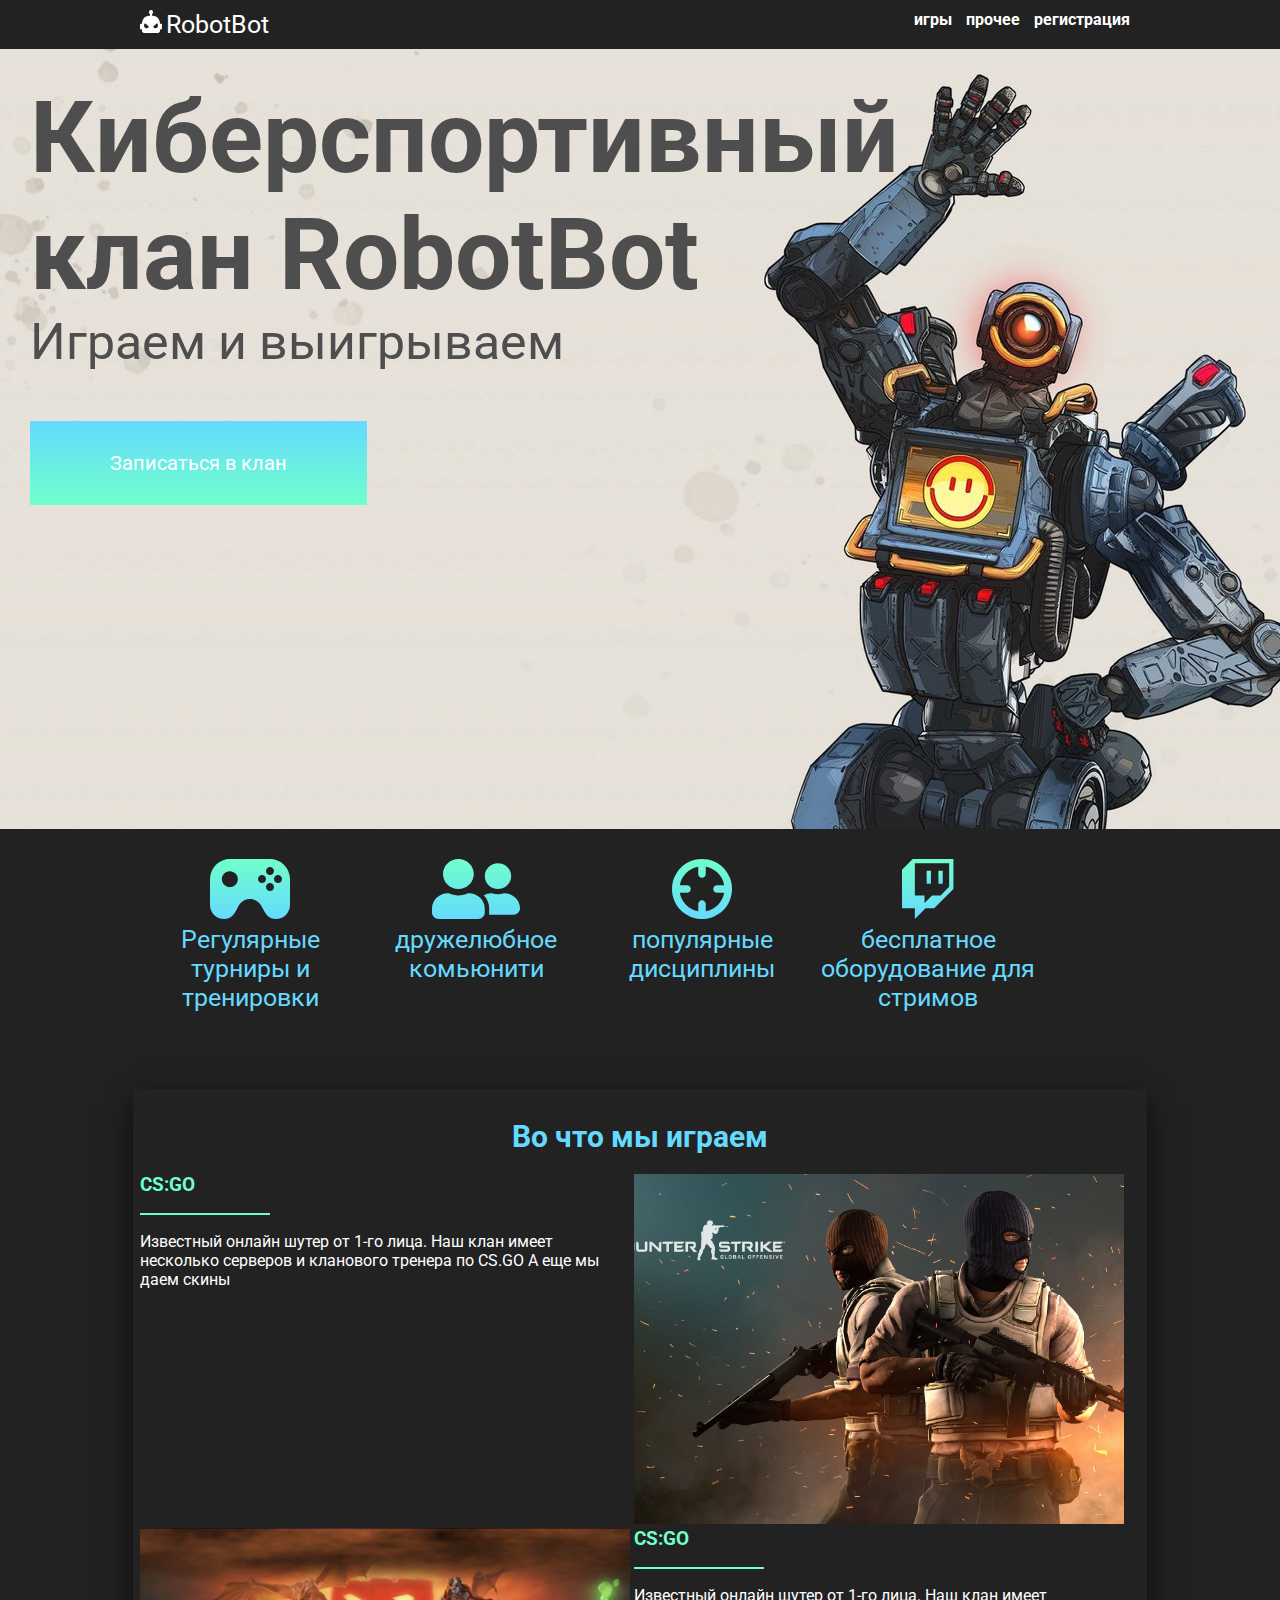
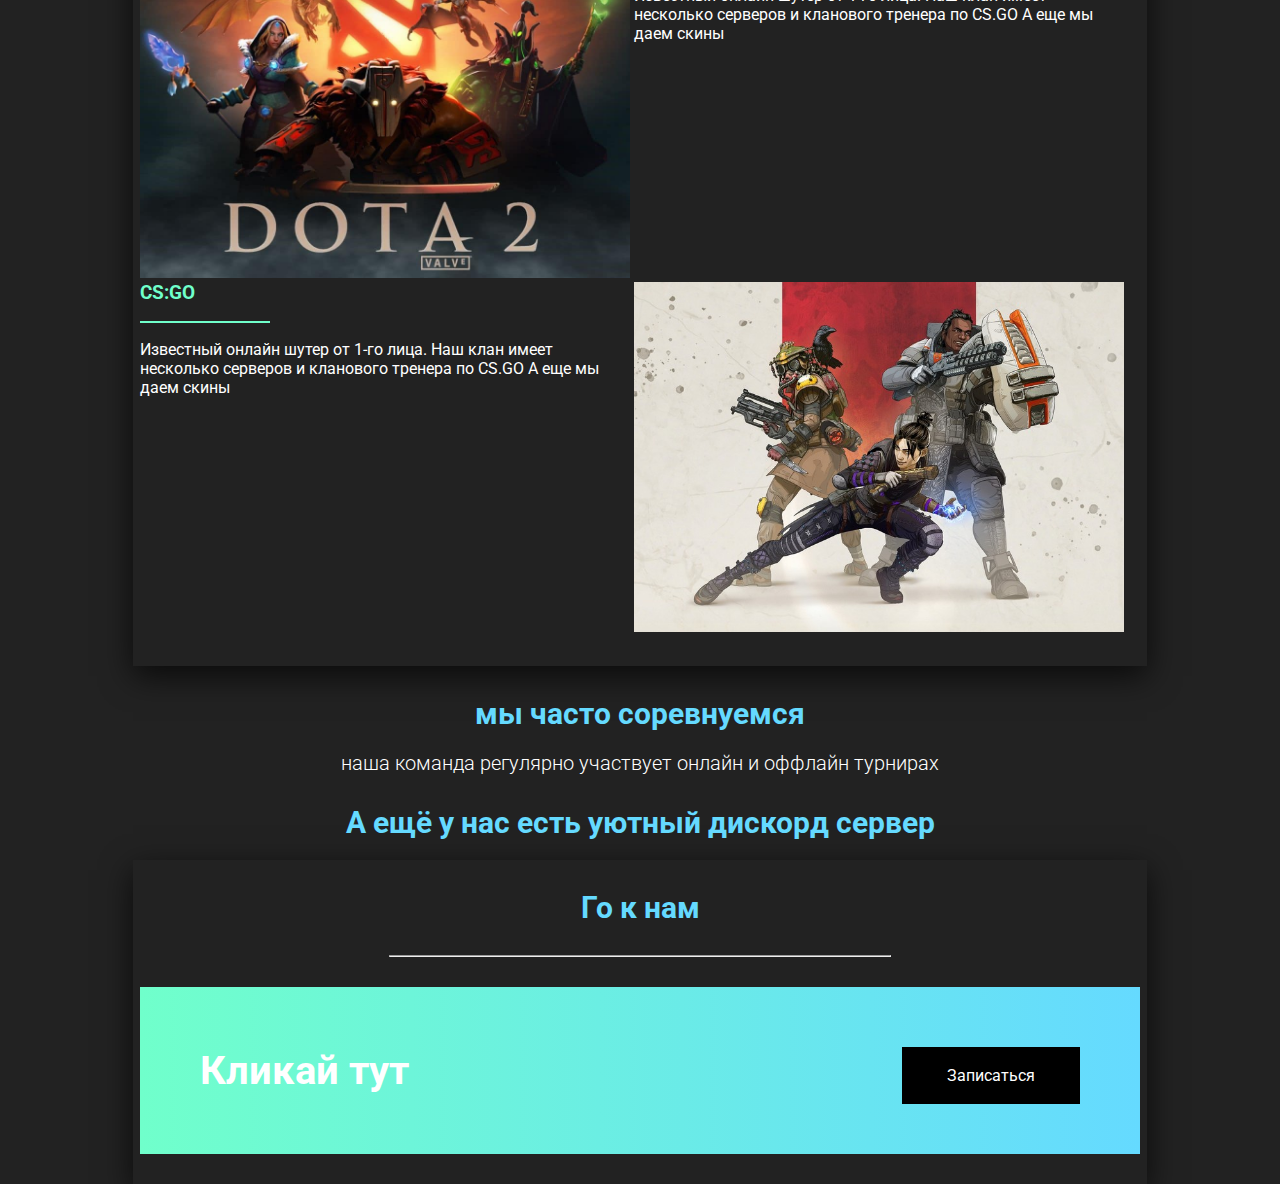
<file: index.html>
<!DOCTYPE html>
<html>
<head>
	<link rel="stylesheet" type="text/css" href="style.css">
   <link rel="stylesheet" type="text/css" href="media.css">
	<title></title>
   <meta charset="utf-8">
</head>
<body>
   <div class="menu">
      <div class="container">
         <img src="img/icons/site_logo.svg">
         <span class="robot">RobotBot</span>
         <div class="navigetion">
            <a href="" class="nav-item">игры</a>
            <a href="" class="nav-item">прочее</a>
            <a href="" class="nav-item">регистрация</a>
         </div>
      </div>
   </div> 
   <div class="header">
      <h1 class="header-title">Киберспортивный клан RobotBot</h1>
      <p class="header-sub-title">Играем и выигрываем</p>
      <a href="#discord" class="header-btn">Записаться в клан</a>
   </div>
   <div class="about">
      <div class="container">
         <div class="about-card">
            <img src="img/icons/joystic.svg">
            <p class="about-card-title">Регулярные турниры и тренировки</p>
         </div>
         <div class="about-card">
            <img src="img/icons/friendly.svg">
            <p class="about-card-title">дружелюбное комьюнити</p>
         </div>
         <div class="about-card">
            <img src="img/icons/scope.svg">
            <p class="about-card-title">популярные дисциплины</p>
         </div>
         <div class="about-card">
            <img src="img/icons/twitch.svg">
            <p class="about-card-title">бесплатное оборудование для стримов</p>
         </div>
      </div>
   </div>
   <div class="games">
      <div class="container games-container">
         <h2 class="section-title">Во что мы играем</h2>
         <div class="game-card">
            <div class="game-content">
               <h3>CS:GO</h3>
               <hr>
               <p>Известный онлайн шутер от 1-го лица. Наш клан имеет несколько серверов и кланового тренера по CS.GO А еще мы даем скины</p>
            </div>
            <div class="game-img game-1"></div>
         </div>
         <div class="game-card">
            <div class="game-img game-2"></div>
            <div class="game-content">
               <h3>CS:GO</h3>
               <hr>
               <p>Известный онлайн шутер от 1-го лица. Наш клан имеет несколько серверов и кланового тренера по CS.GO А еще мы даем скины</p>
            </div>
         </div>
         <div class="game-card">
            <div class="game-content">
               <h3>CS:GO</h3>
               <hr>
               <p>Известный онлайн шутер от 1-го лица. Наш клан имеет несколько серверов и кланового тренера по CS.GO А еще мы даем скины</p>
            </div>
            <div class="game-img game-3"></div>
         </div>
      </div>
   </div>
   <div class="play">
      <div class="container">
         <h2 class="section-title">мы часто соревнуемся</h2>
         <p class="section-text">наша команда регулярно участвует онлайн и оффлайн турнирах</p>
      </div>
   </div> 
   <div class="discord" id="discord">
      <h2 class="section-title">А ещё у нас есть уютный дискорд сервер</h2>
      <div class="games-container container">
         <h3>Го к нам</h3>
         <hr>
         <div class="klick">
            <p>Кликай тут</p>
            <a href="form.html">Записаться</a>
         </div>
      </div>
   </div>           
</body>
</html>
</file>
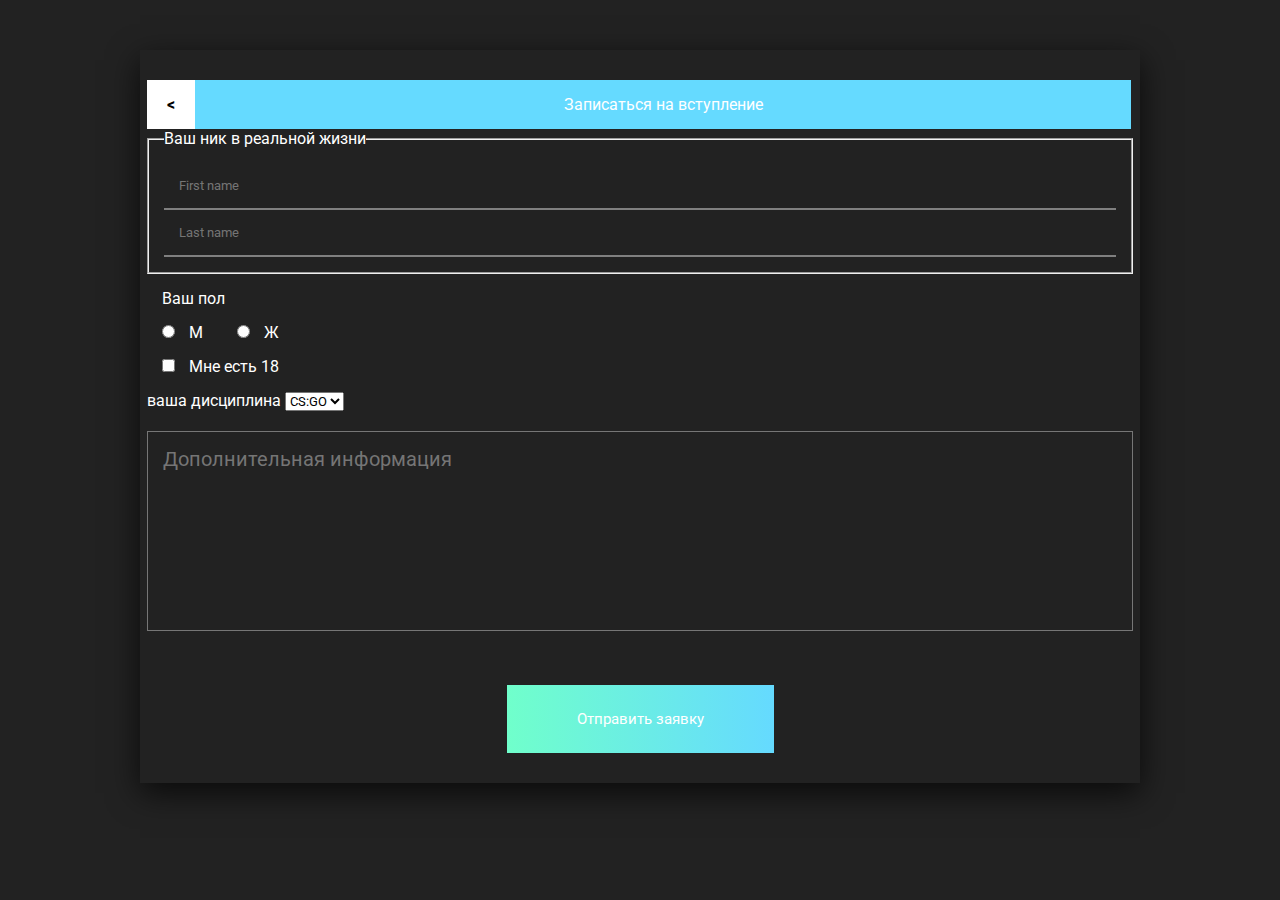
<file: form.html>
<!DOCTYPE html>
<html>
<head>
	<meta charset="utf-8">
	<meta name="viewport" content="width=device-width, initial-scale=1">
	<title></title>
	<link rel="stylesheet" type="text/css" href="form.css">
</head>
<body>
<div class="form-container container">
   <div class="form-header">
      <a href="index.html"><</a>
      <p>Записаться на вступление</p>
   </div>
   <form>
      <fieldset class="name">
         <legend>
            Ваш ник в реальной жизни
         </legend>
         <input type="text" name="" placeholder="First name">
         <input type="text" name="" placeholder="Last name">
      </fieldset>
      <fieldset class="gender">
         <p>Ваш пол</p>
         <input type="radio" name="gender" id="male">
         <label for="male">М</label>
         <input type="radio" name="gender" id="female">
         <label for="female">Ж</label>
         <br>
         <input type="checkbox" name="" id="age">
      <label for="age">Мне есть 18</label>
      </fieldset>
      <p class="gg">ваша дисциплина</p>
      <select>
         <option>CS:GO</option>
         <option>Dota 2</option>
         <option>apex</option>
      </select>
         <textarea placeholder="Дополнительная информация"></textarea>
         <button>Отправить заявку</button>
   </form>
</div>
</body>
</html>
</file>
<file: style.css>
@import url('https://fonts.googleapis.com/css2?family=Roboto:wght@300;400;700;900&display=swap');
*{
    margin: 0;
    padding: 0;
    font-family: 'Roboto', sans-serif;
}
.container{
    max-width: 1000px;
    margin: auto;
}
.section-title{
    font-size: 30px;
    font-weight: 700;
    color: #65DAFF;
    text-align: center;
    margin: 0 0 20px 0;
}
.section-text{
    font-size: 20px;
    font-weight: 300;
    color: white;
}
body{
    background-color: #222222;
}
.navigetion{
    float: right;
}
.menu{
    padding: 10px;
}
.nav-item{
    text-decoration: none;
    color: white;
    display: inline-block;
    font-weight: 700;
    margin-right: 10px;
}
.robot{
    color: white;
    font-size: 25px;
}
.robotbot{
    width: 900px;
    height: 300px;
}
.header{
    background-image: url(img/apex-legends-pathfinder-robot-emoticons-saluting-futuristic.jpg);
    height: 80vh;
    padding: 30px;
}
.header-title{
    font-size: 100px;
    color: #4E4E4E;
    width: 700px;
}
.header-sub-title{
    font-size: 50px;
    color: #4E4E4E;
}
.header-btn{
    padding: 30px 80px;
    background: linear-gradient(#65DAFF, #70FFCB);
    border: none;
    outline: none;
    color: white;
    margin-top: 50px;
    font-size: 20px;
    display: inline-block;
    text-decoration: none;
}
.about-card-title{
    color: #65DAFF;
}
.about-card{
    width: 22%;
    height: 200px;
    text-align: center;
    display: inline-block;
    vertical-align: top;
}
.about{
    padding: 30px 0;
    font-size: 25px;
}
.games-container{
    box-shadow:0 10px 30px rgba(0,0,0,0.7);
    padding: 30px 7px;
}
.game-img{
    height: 350px;
    width: 49%;
    background-size: cover;
    background-position: center;
    display: inline-block;
}
.game-1{
    background-image: url(img/csgo.jpg);
}
.game-2{
    background-image: url(img/dota2.jpg);
}
.game-3{
    background-image: url(img/apex.jpg);
}
.game-content{
    display: inline-block;
    width: 49%;
    vertical-align: top;
    color: #70FFCB;
}
.game-content p{
    color: white;
}
.game-content hr{
    width: 130px;
    height: 2px;
    background-color: #70FFCB;
    margin: 17px 0;
    border: none;
}
.discord{

}
.discord h3{
    color: #65DAFF;
    text-align: center;
    font-size: 30px;
}
.discord hr{
    width: 500px;
    margin: 30px auto;
}
.klick{
    background: linear-gradient(90deg, #70FFCB, #65DAFF);
    padding: 60px 60px;
}
.klick a{
    float: right;
    vertical-align: top;
    display: inline-block;
}
.klick p{
    display: inline-block;
    font-size: 40px;
    color: white;
    font-weight: 700;
}
.play{
    text-align: center;
    padding: 30px 0;
}
.klick a{
    display: inline-block;
    padding: 19px 45px;
    background-color: black;
    color: white;
    text-decoration: none;
    vertical-align: middle;
}
</file>
<file: media.css>
@media(max-width:600px){
    .nav-item{
        display: block;
        text-align: center;
        font-size: 18px;
        margin: 8px;
    }
    .menu{
        height: 110px;
    }
    .navigetion{
        float: none;
    }
    .header-title{
        font-size: 30px;
        width: fit-content;
    }
    .header-btn{
        display: block;
        margin: auto;
        margin-top: 300px;
        text-align: center;
    }
    .header{
        background-size: auto;
        background-repeat: no-repeat;
    }
    .about-card{
        display: block;
        margin: auto;
        font-size: 20px;
    }
    .game-img{
        display: block;
        width: 100%
    }
    .game-content{
        display: block;
        width: 100%;
        margin-bottom: 20px;
    }
    .section-title{
        font-size: 20px;
    }
    .section-text{
        font-size: 17px;
    }
}
</file>
<file: form.css>
@import url('https://fonts.googleapis.com/css2?family=Roboto:wght@300;400;700;900&display=swap');
*{
    margin: 0;
    padding: 0;
    font-family: 'Roboto', sans-serif;
    box-sizing: border-box;
}
form{
    color: white;
}
body{
    background-color: #222222;
    padding: 50px 0;
}
.container{
    max-width: 1000px;
    margin: auto;
}
.form-container{
    box-shadow:0 10px 30px rgba(0,0,0,0.7);
    padding: 30px 7px;
}
.form-btn{
    padding: 30px 80px;
    background: linear-gradient(#65DAFF, #70FFCB);
    border: none;
    outline: none;
    color: white;
    margin-top: 50px;
    font-size: 20px;
}
.form-header a{
    display: inline-block;
    padding: 15px 20px;
    background-color: white;
    color: black;
    text-decoration: none;
    font-weight: 700;
}
.form-header p{
    display: inline-block;
    background-color: #65DAFF;
    padding: 15px;
    width: 936px;
    margin-left: -4px;
    text-align: center;
    color: white;
}
.name input{
    padding: 15px;
    border: none;
    background-color: #222222;
    border-bottom: 2px solid grey;
    width: 100%;
    color: white;
    outline: none;
}
legend{
    color: white;
}
.name{
    padding: 15px;
}
.gender{
    padding: 15px;
    border: none;
}
.gender label{
    margin: 15px 30px 0 10px;
    display: inline-block;
}
.select option{
    display: inline-block;
}
.gg{
    display: inline-block;
}
textarea{
    width: 100%;
    height: 200px;
    background-color: #222222;
    border: 1px solid none;
    outline: none;
    resize: none;
    color: white;
    padding: 15px;
    margin-top: 20px;
    font-size: 15px;
}
textarea::placeholder{
    font-size: 20px;
}
button{
    padding: 25px 70px;
    display: block;
    margin: auto;
    margin-top: 50px;
    background: linear-gradient(90deg, #70FFCB, #65DAFF);
    border: none;
    color: white;
    font-size: 15px;
}
</file>
